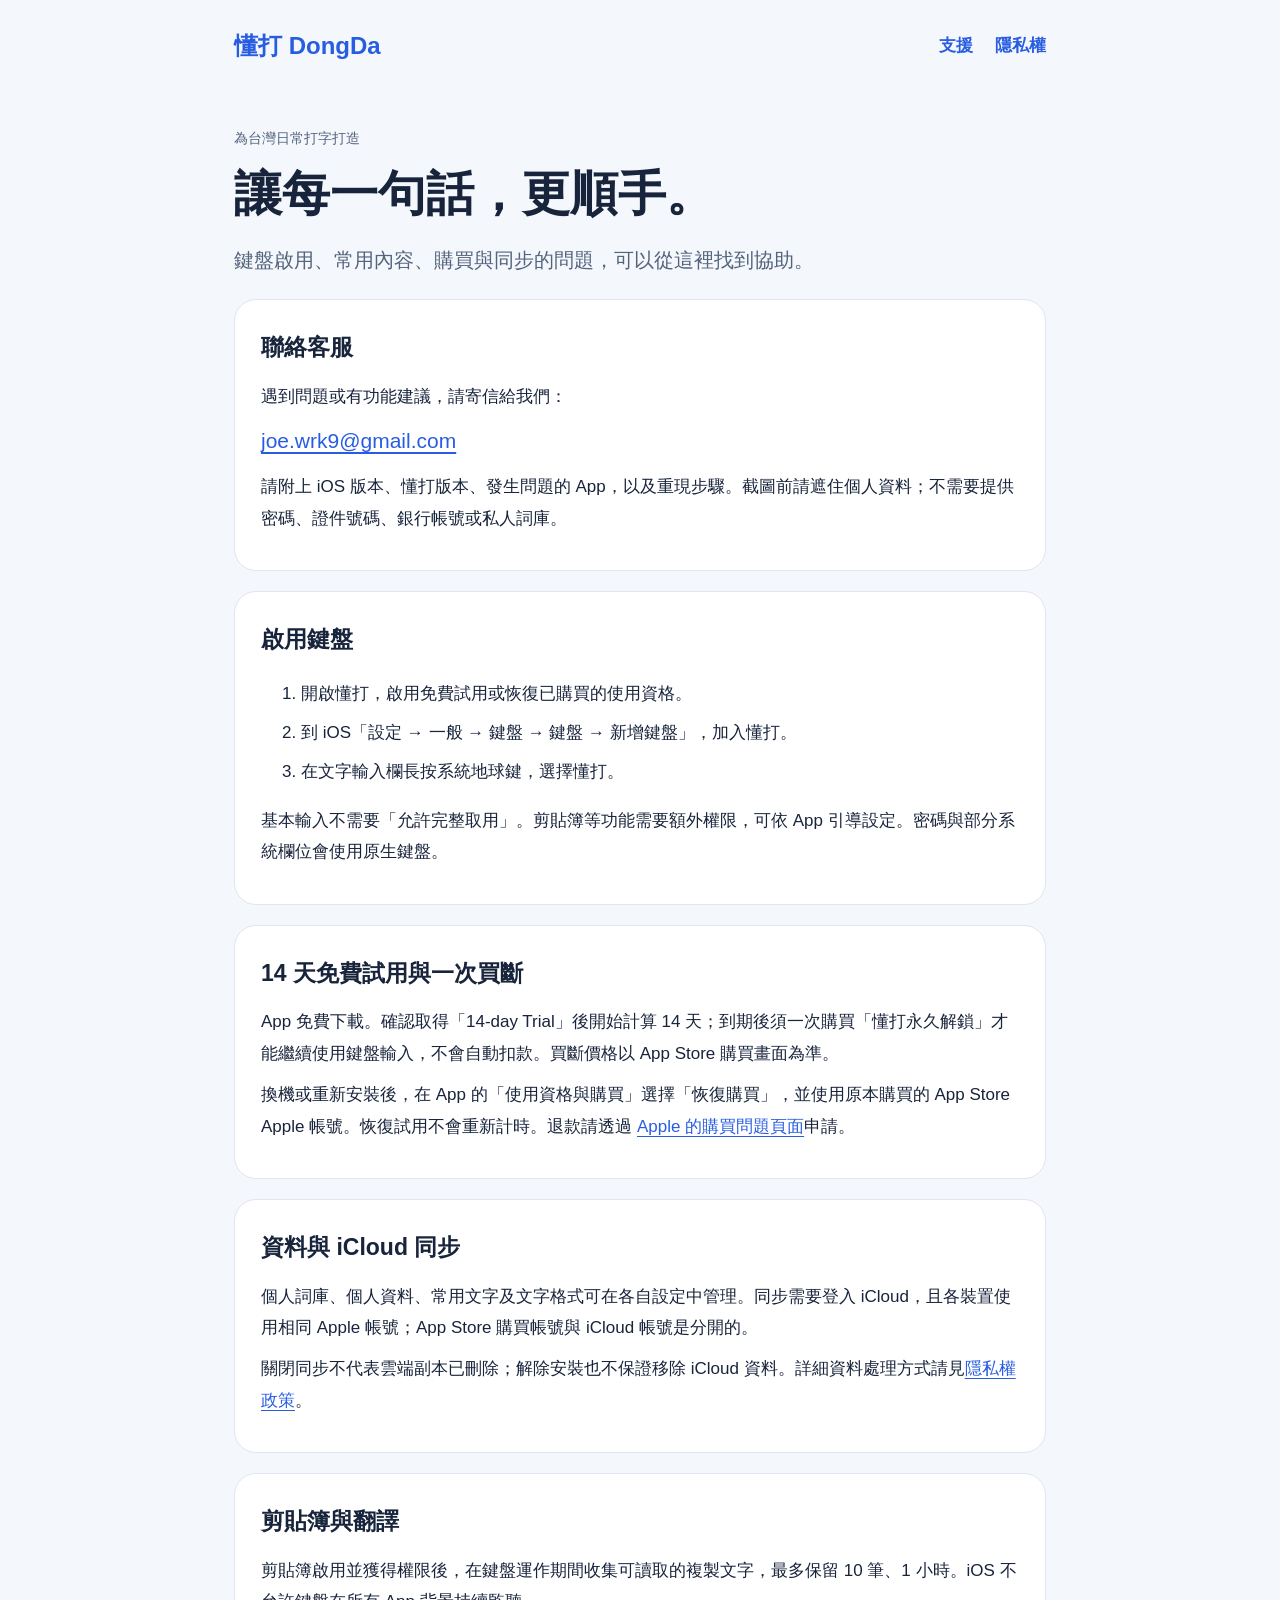
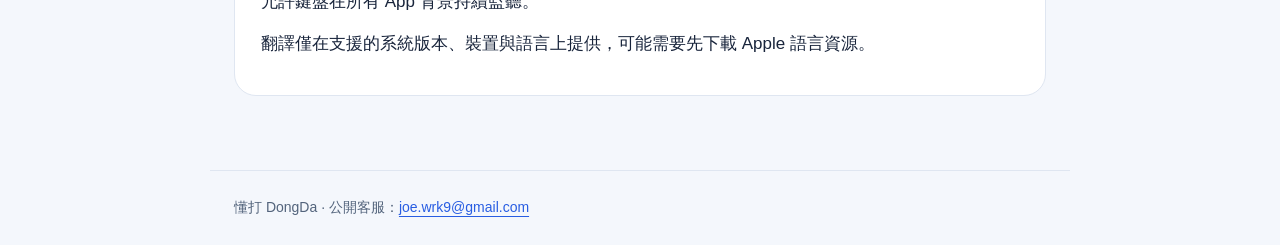
<file: index.html>
<!doctype html><html lang="zh-Hant-TW"><head><meta charset="utf-8"><meta name="viewport" content="width=device-width,initial-scale=1"><title>懂打 DongDa｜支援</title><meta name="description" content="懂打注音鍵盤的使用說明、購買支援與客服聯絡方式。"><link rel="stylesheet" href="style.css"></head><body><header><a class="brand" href="./">懂打 DongDa</a><nav aria-label="主要導覽"><a href="./" aria-current="page">支援</a><a href="privacy.html">隱私權</a></nav></header><main><p class="meta">為台灣日常打字打造</p><h1>讓每一句話，更順手。</h1><p class="lead">鍵盤啟用、常用內容、購買與同步的問題，可以從這裡找到協助。</p><section><h2>聯絡客服</h2><p>遇到問題或有功能建議，請寄信給我們：</p><a class="contact" href="mailto:joe.wrk9@gmail.com">joe.wrk9@gmail.com</a><p>請附上 iOS 版本、懂打版本、發生問題的 App，以及重現步驟。截圖前請遮住個人資料；不需要提供密碼、證件號碼、銀行帳號或私人詞庫。</p></section><section><h2>啟用鍵盤</h2><ol><li>開啟懂打，啟用免費試用或恢復已購買的使用資格。</li><li>到 iOS「設定 → 一般 → 鍵盤 → 鍵盤 → 新增鍵盤」，加入懂打。</li><li>在文字輸入欄長按系統地球鍵，選擇懂打。</li></ol><p>基本輸入不需要「允許完整取用」。剪貼簿等功能需要額外權限，可依 App 引導設定。密碼與部分系統欄位會使用原生鍵盤。</p></section><section><h2>14 天免費試用與一次買斷</h2><p>App 免費下載。確認取得「14-day Trial」後開始計算 14 天；到期後須一次購買「懂打永久解鎖」才能繼續使用鍵盤輸入，不會自動扣款。買斷價格以 App Store 購買畫面為準。</p><p>換機或重新安裝後，在 App 的「使用資格與購買」選擇「恢復購買」，並使用原本購買的 App Store Apple 帳號。恢復試用不會重新計時。退款請透過 <a href="https://reportaproblem.apple.com/">Apple 的購買問題頁面</a>申請。</p></section><section><h2>資料與 iCloud 同步</h2><p>個人詞庫、個人資料、常用文字及文字格式可在各自設定中管理。同步需要登入 iCloud，且各裝置使用相同 Apple 帳號；App Store 購買帳號與 iCloud 帳號是分開的。</p><p>關閉同步不代表雲端副本已刪除；解除安裝也不保證移除 iCloud 資料。詳細資料處理方式請見<a href="privacy.html">隱私權政策</a>。</p></section><section><h2>剪貼簿與翻譯</h2><p>剪貼簿啟用並獲得權限後，在鍵盤運作期間收集可讀取的複製文字，最多保留 10 筆、1 小時。iOS 不允許鍵盤在所有 App 背景持續監聽。</p><p>翻譯僅在支援的系統版本、裝置與語言上提供，可能需要先下載 Apple 語言資源。</p></section></main><footer>懂打 DongDa · 公開客服：<a href="mailto:joe.wrk9@gmail.com">joe.wrk9@gmail.com</a></footer></body></html>
</file>
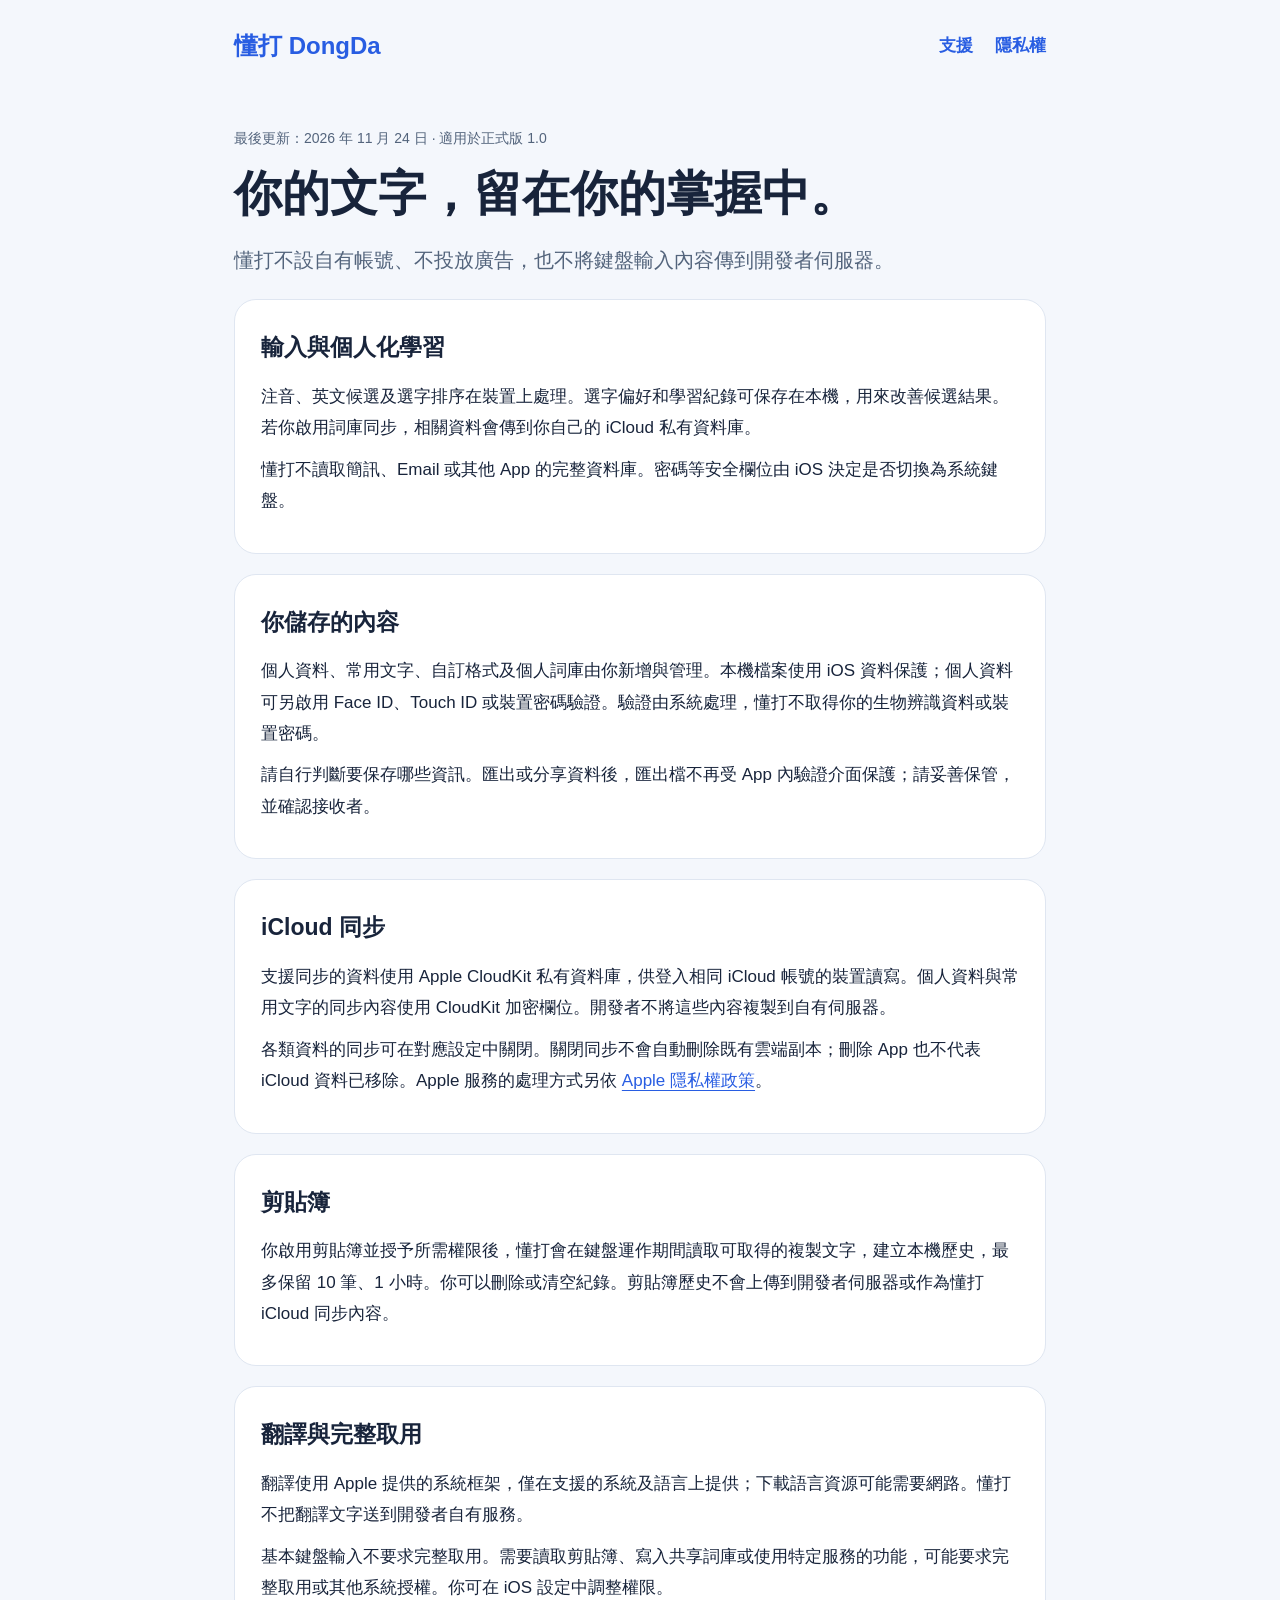
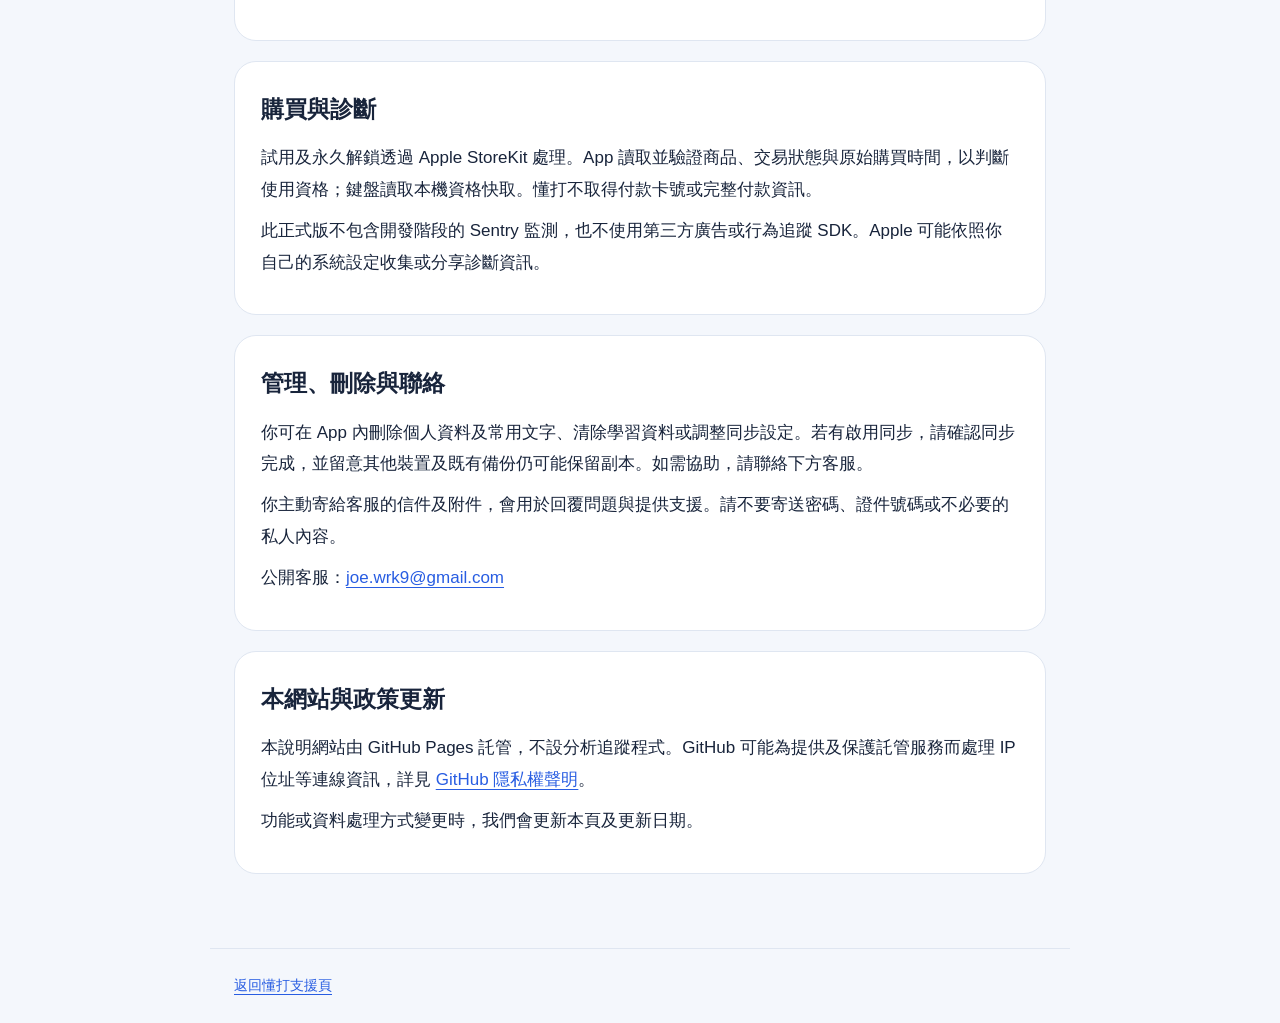
<file: privacy.html>
<!doctype html><html lang="zh-Hant-TW"><head><meta charset="utf-8"><meta name="viewport" content="width=device-width,initial-scale=1"><title>隱私權政策｜懂打 DongDa</title><meta name="description" content="懂打注音鍵盤的本機輸入、iCloud 同步、剪貼簿、購買與資料管理說明。"><link rel="stylesheet" href="style.css"></head><body><header><a class="brand" href="./">懂打 DongDa</a><nav aria-label="主要導覽"><a href="./">支援</a><a href="privacy.html" aria-current="page">隱私權</a></nav></header><main><p class="meta">最後更新：2026 年 11 月 24 日 · 適用於正式版 1.0</p><h1>你的文字，留在你的掌握中。</h1><p class="lead">懂打不設自有帳號、不投放廣告，也不將鍵盤輸入內容傳到開發者伺服器。</p><section><h2>輸入與個人化學習</h2><p>注音、英文候選及選字排序在裝置上處理。選字偏好和學習紀錄可保存在本機，用來改善候選結果。若你啟用詞庫同步，相關資料會傳到你自己的 iCloud 私有資料庫。</p><p>懂打不讀取簡訊、Email 或其他 App 的完整資料庫。密碼等安全欄位由 iOS 決定是否切換為系統鍵盤。</p></section><section><h2>你儲存的內容</h2><p>個人資料、常用文字、自訂格式及個人詞庫由你新增與管理。本機檔案使用 iOS 資料保護；個人資料可另啟用 Face ID、Touch ID 或裝置密碼驗證。驗證由系統處理，懂打不取得你的生物辨識資料或裝置密碼。</p><p>請自行判斷要保存哪些資訊。匯出或分享資料後，匯出檔不再受 App 內驗證介面保護；請妥善保管，並確認接收者。</p></section><section><h2>iCloud 同步</h2><p>支援同步的資料使用 Apple CloudKit 私有資料庫，供登入相同 iCloud 帳號的裝置讀寫。個人資料與常用文字的同步內容使用 CloudKit 加密欄位。開發者不將這些內容複製到自有伺服器。</p><p>各類資料的同步可在對應設定中關閉。關閉同步不會自動刪除既有雲端副本；刪除 App 也不代表 iCloud 資料已移除。Apple 服務的處理方式另依 <a href="https://www.apple.com/legal/privacy/">Apple 隱私權政策</a>。</p></section><section><h2>剪貼簿</h2><p>你啟用剪貼簿並授予所需權限後，懂打會在鍵盤運作期間讀取可取得的複製文字，建立本機歷史，最多保留 10 筆、1 小時。你可以刪除或清空紀錄。剪貼簿歷史不會上傳到開發者伺服器或作為懂打 iCloud 同步內容。</p></section><section><h2>翻譯與完整取用</h2><p>翻譯使用 Apple 提供的系統框架，僅在支援的系統及語言上提供；下載語言資源可能需要網路。懂打不把翻譯文字送到開發者自有服務。</p><p>基本鍵盤輸入不要求完整取用。需要讀取剪貼簿、寫入共享詞庫或使用特定服務的功能，可能要求完整取用或其他系統授權。你可在 iOS 設定中調整權限。</p></section><section><h2>購買與診斷</h2><p>試用及永久解鎖透過 Apple StoreKit 處理。App 讀取並驗證商品、交易狀態與原始購買時間，以判斷使用資格；鍵盤讀取本機資格快取。懂打不取得付款卡號或完整付款資訊。</p><p>此正式版不包含開發階段的 Sentry 監測，也不使用第三方廣告或行為追蹤 SDK。Apple 可能依照你自己的系統設定收集或分享診斷資訊。</p></section><section><h2>管理、刪除與聯絡</h2><p>你可在 App 內刪除個人資料及常用文字、清除學習資料或調整同步設定。若有啟用同步，請確認同步完成，並留意其他裝置及既有備份仍可能保留副本。如需協助，請聯絡下方客服。</p><p>你主動寄給客服的信件及附件，會用於回覆問題與提供支援。請不要寄送密碼、證件號碼或不必要的私人內容。</p><p>公開客服：<a href="mailto:joe.wrk9@gmail.com">joe.wrk9@gmail.com</a></p></section><section><h2>本網站與政策更新</h2><p>本說明網站由 GitHub Pages 託管，不設分析追蹤程式。GitHub 可能為提供及保護託管服務而處理 IP 位址等連線資訊，詳見 <a href="https://docs.github.com/en/site-policy/privacy-policies/github-general-privacy-statement">GitHub 隱私權聲明</a>。</p><p>功能或資料處理方式變更時，我們會更新本頁及更新日期。</p></section></main><footer><a href="./">返回懂打支援頁</a></footer></body></html>
</file>
<file: style.css>
:root{color-scheme:light dark;--bg:#f4f7fc;--card:#fff;--ink:#18243b;--muted:#53647c;--accent:#285de2;--line:#dfe6f1}*{box-sizing:border-box}body{margin:0;background:var(--bg);color:var(--ink);font:17px/1.85 -apple-system,BlinkMacSystemFont,"Noto Sans TC",sans-serif}main,header,footer{max-width:860px;margin:auto;padding:24px}header{display:flex;align-items:center;justify-content:space-between;gap:18px}header a{text-decoration:none;font-weight:700}.brand{font-size:24px}nav{display:flex;gap:22px}a{color:var(--accent);text-underline-offset:4px}h1{font-size:clamp(32px,7vw,48px);line-height:1.25;margin:12px 0 18px}h2{font-size:23px;margin:0 0 12px}p{margin:10px 0}section{background:var(--card);border:1px solid var(--line);border-radius:22px;padding:26px;margin:20px 0}.lead{font-size:20px;color:var(--muted)}.meta,footer{font-size:14px;color:var(--muted)}.contact{overflow-wrap:anywhere;font-size:21px}li{margin:8px 0}footer{border-top:1px solid var(--line);margin-top:30px}@media(prefers-color-scheme:dark){:root{--bg:#101725;--card:#192334;--ink:#f0f4fc;--muted:#b5c2d8;--accent:#8eb3ff;--line:#304159}}@media(max-width:480px){header,main,footer{padding:18px}section{padding:20px}nav{gap:14px}}
</file>
